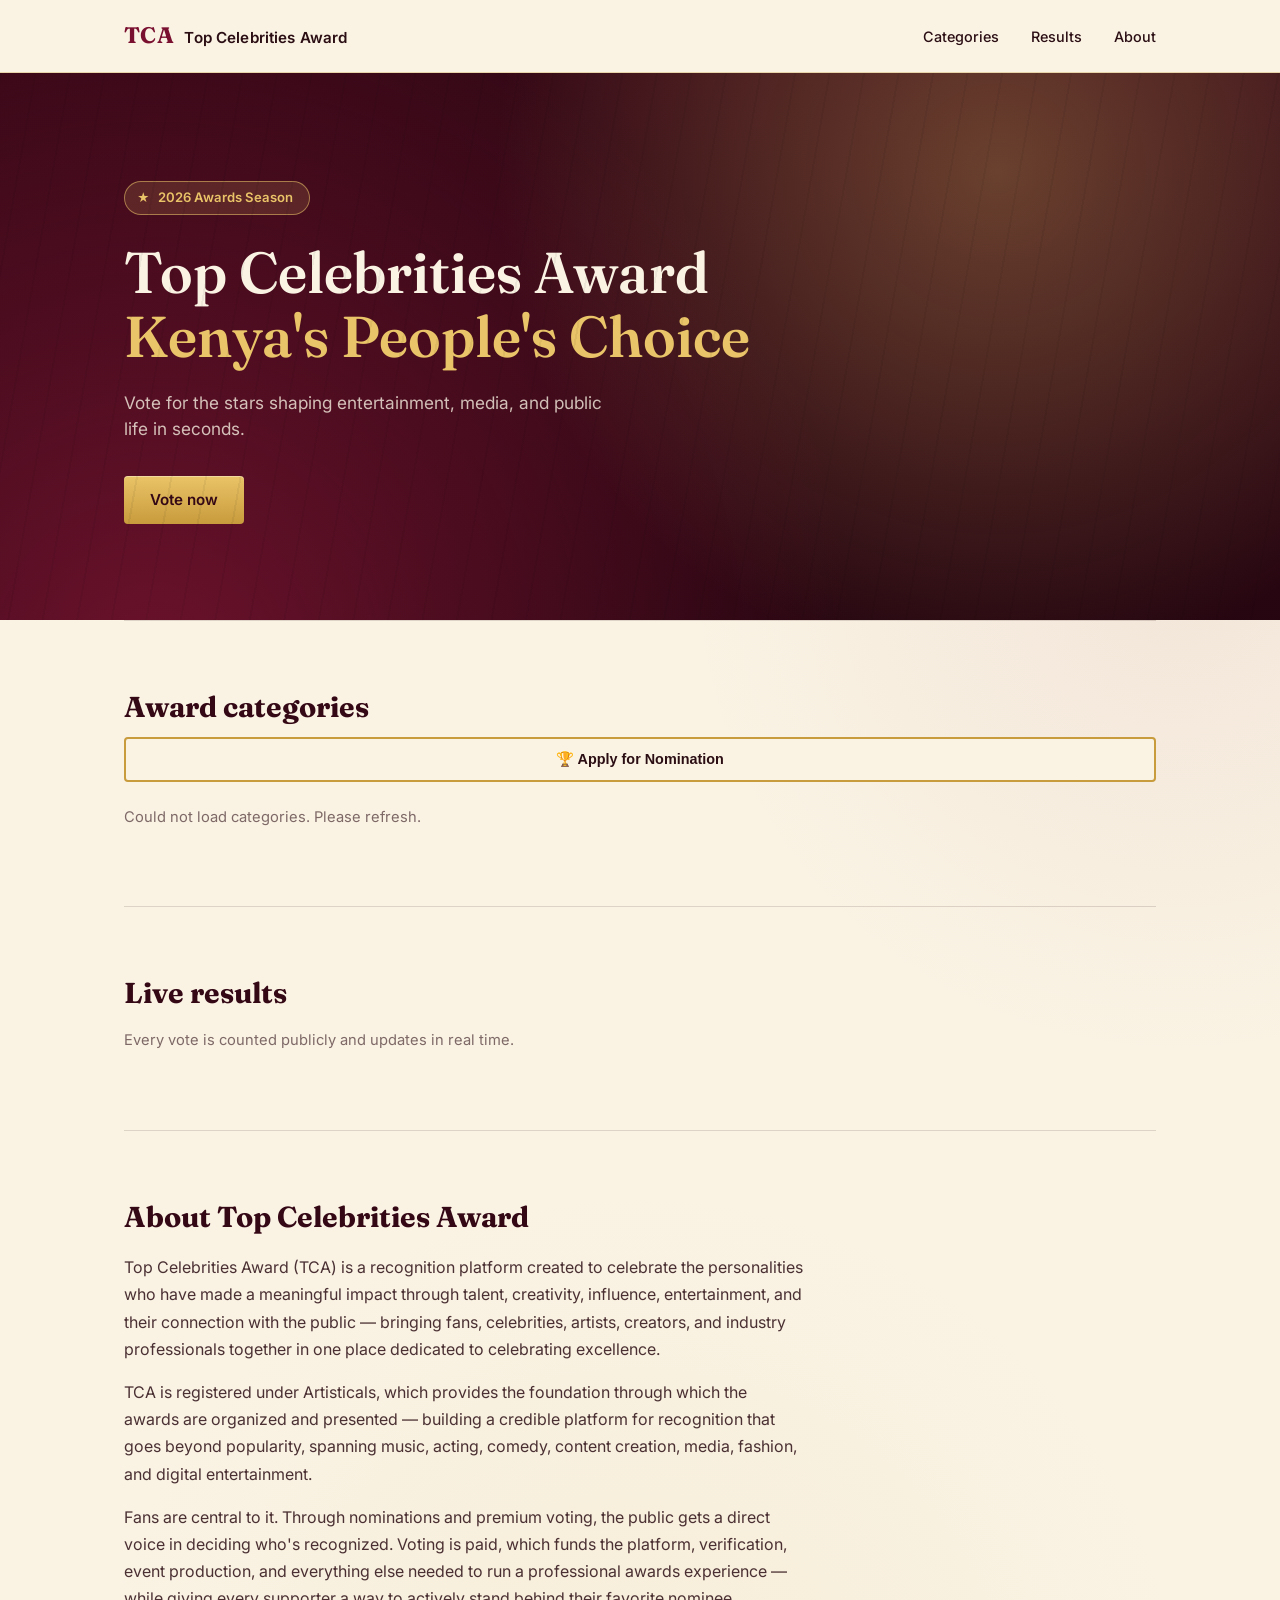
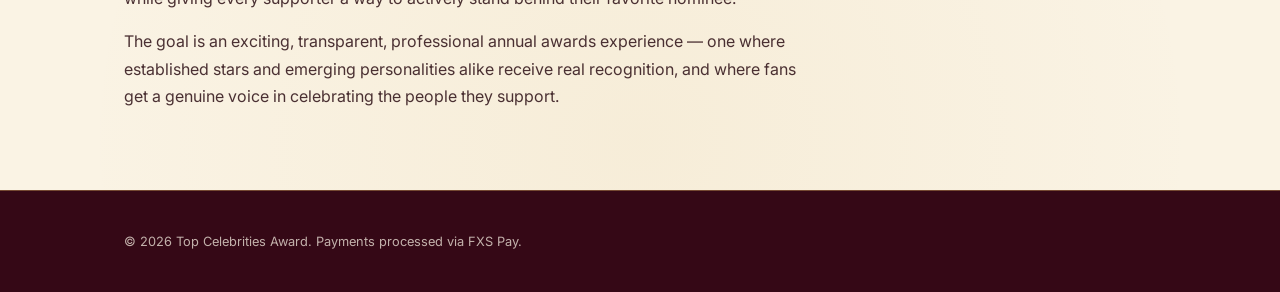
<file: index.html>
<!DOCTYPE html>
<html lang="en">
<head>
<meta charset="UTF-8" />
<meta name="viewport" content="width=device-width, initial-scale=1.0" />
<title>Top Celebrities Award</title>
<link rel="preconnect" href="https://fonts.googleapis.com">
<link href="https://fonts.googleapis.com/css2?family=Fraunces:opsz,wght@9..144,600;9..144,700&family=Inter:wght@400;500;600&display=swap" rel="stylesheet">
<link rel="stylesheet" href="css/style.css" />
</head>
<body>

<header class="site-header">
  <div class="wrap header-inner">
    <div class="brand">
      <span class="brand-mark">TCA</span>
      <span class="brand-name">Top Celebrities Award</span>
    </div>
    <nav class="header-nav">
      <a href="#categories">Categories</a>
      <a href="#results">Results</a>
      <a href="#about">About</a>
      
    </nav>
  </div>
</header>

<section class="hero">
  <div class="wrap hero-inner">
    <p class="ribbon">2026 Awards Season</p>
    <h1>Top Celebrities Award<br /><em>Kenya's People's Choice</em></h1>
    <p class="hero-sub">Vote for the stars shaping entertainment, media, and public life  in seconds.</p>
    <a class="btn btn-primary" href="#categories">Vote now</a>
  </div>
</section>

<main class="wrap">

  <section id="categories" class="section">
    <h2>Award categories</h2>
    <button id="applyNominationBtn" class="btn btn-sponsor">🏆 Apply for Nomination</button>
    <div id="categoryList" class="section-list">
      <p class="muted">Loading categories…</p>
    </div>
  </section>

  <section id="nominees" class="section hidden">
    <button id="backToCategories" class="btn-link">&larr; All categories</button>
    <h2 id="nomineeCategoryTitle"></h2>
    <div id="freeDayBanner" class="free-day-banner hidden"></div>
    <button id="sponsorDayBtn" class="btn btn-sponsor">🎗️ Sponsor a Free Voting Day for this category</button>
    <button id="applyNominationBtnInCategory" class="btn btn-sponsor">🏆 Apply for Nomination in this category</button>
    <div id="nomineeList" class="nominee-grid"></div>
  </section>

  <section id="results" class="section">
    <h2>Live results</h2>
    <p class="muted">Every vote is counted publicly and updates in real time.</p>
    <div id="resultsList"></div>
  </section>

  <section id="about" class="section about-section">
    <h2>About Top Celebrities Award</h2>
    <p>Top Celebrities Award (TCA) is a recognition platform created to celebrate the personalities who have made a meaningful impact through talent, creativity, influence, entertainment, and their connection with the public — bringing fans, celebrities, artists, creators, and industry professionals together in one place dedicated to celebrating excellence.</p>
    <p>TCA is registered under Artisticals, which provides the foundation through which the awards are organized and presented — building a credible platform for recognition that goes beyond popularity, spanning music, acting, comedy, content creation, media, fashion, and digital entertainment.</p>
    <p>Fans are central to it. Through nominations and premium voting, the public gets a direct voice in deciding who's recognized. Voting is paid, which funds the platform, verification, event production, and everything else needed to run a professional awards experience — while giving every supporter a way to actively stand behind their favorite nominee.</p>
    <p>The goal is an exciting, transparent, professional annual awards experience — one where established stars and emerging personalities alike receive real recognition, and where fans get a genuine voice in celebrating the people they support.</p>
  </section>

</main>

<!-- Vote modal -->
<div id="voteModal" class="modal hidden">
  <div class="modal-card">
    <button id="closeModal" class="modal-close">&times;</button>
    <h3 id="voteModalName"></h3>
    <p class="muted">KSh 20 per vote</p>

    <label class="field">
      <span>Number of votes</span>
      <input id="voteCount" type="number" min="1" value="1" />
    </label>

    <p class="total-line">Total: <strong id="voteTotal">KSh 10</strong></p>

    <label class="field">
      <span>M-Pesa phone number</span>
      <input id="votePhone" type="tel" placeholder="07XXXXXXXX" />
    </label>

    <button id="submitVote" class="btn btn-primary btn-block">Pay with M-Pesa</button>
    <p id="voteStatus" class="vote-status"></p>
  </div></div>

<!-- Apply for Nomination modal -->
<div id="nominationModal" class="modal hidden">
  <div class="modal-card">
    <button id="closeNominationModal" class="modal-close">&times;</button>
    <h3>Apply for Nomination</h3>
    <p class="prize-callout">🏆 Win up to <strong>KSh 500,000</strong> for reaching <strong>7,000 votes</strong> — KSh 20 per vote</p>
    <p class="muted">KSh 200 application fee, paid via M-Pesa</p>

    <label class="field"><span>Your full name</span><input id="nomName" placeholder="e.g. Jane Wanjiru" /></label>
    <label class="field"><span>Category</span>
      <select id="nomCategory"></select>
    </label>
    <label class="field"><span>Email (optional)</span><input id="nomEmail" type="email" placeholder="you@example.com" /></label>
    <label class="field"><span>M-Pesa phone number (for the KSh 200 fee)</span><input id="nomPhone" type="tel" placeholder="07XXXXXXXX" /></label>
    <label class="field"><span>WhatsApp number (for us to contact you)</span><input id="nomWhatsapp" type="tel" placeholder="07XXXXXXXX" /></label>

    <button id="submitNomination" class="btn btn-primary btn-block">Pay with M-Pesa</button>
    <button id="giveUpNomination" class="btn-link give-up-link">Give up</button>
    <p id="nominationStatus" class="vote-status"></p>
  </div>
</div>

<!-- Sponsor Free Voting Day modal -->
<div id="sponsorModal" class="modal hidden">
  <div class="modal-card">
    <button id="closeSponsorModal" class="modal-close">&times;</button>
    <h3>Sponsor a Free Voting Day</h3>
    <p class="muted" id="sponsorCategoryLabel"></p>
    <p class="muted">KSh 50,000 per day — free voting for this category only</p>

    <label class="field">
      <span>Number of days</span>
      <input id="sponsorDays" type="number" min="1" value="1" />
    </label>

    <p class="total-line">Total: <strong id="sponsorTotal">KSh 50,000</strong></p>

    <label class="field">
      <span>M-Pesa phone number</span>
      <input id="sponsorPhone" type="tel" placeholder="07XXXXXXXX" />
    </label>

    <button id="submitSponsor" class="btn btn-primary btn-block">Pay with M-Pesa</button>
    <p id="sponsorStatus" class="vote-status"></p>
  </div>
</div>

<footer class="site-footer">
  <div class="wrap">
    <p>&copy; 2026 Top Celebrities Award. Payments processed via FXS Pay.</p>
  </div>
</footer>

<script>window.TCA_API_BASE = 'https://bc-pzh8.onrender.com/api';</script>
<script src="js/app.js"></script>
</body>
</html>
</file>
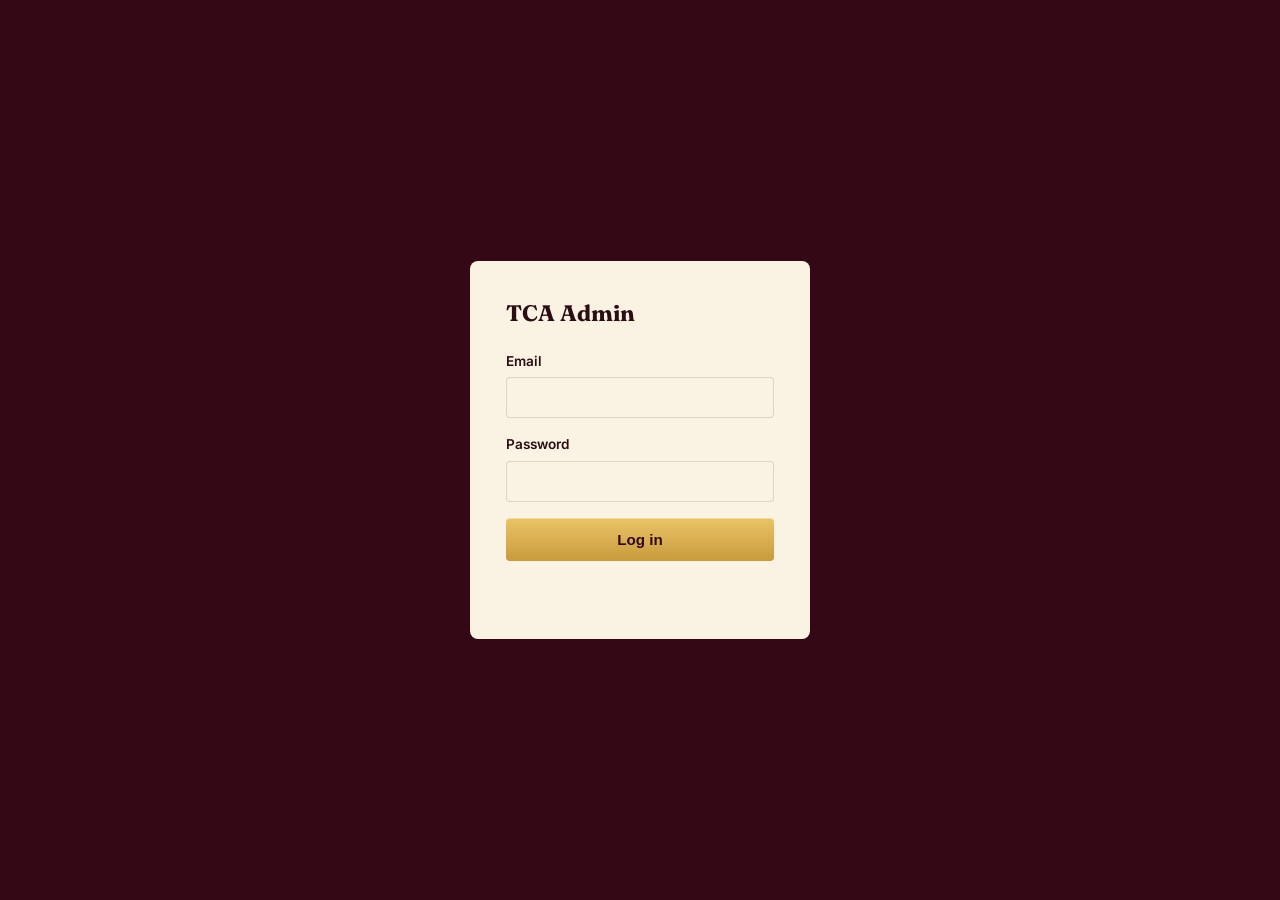
<file: admin.html>
<!DOCTYPE html>
<html lang="en">
<head>
<meta charset="UTF-8" />
<meta name="viewport" content="width=device-width, initial-scale=1.0" />
<title>TCA Admin</title>
<link href="https://fonts.googleapis.com/css2?family=Fraunces:wght@600&family=Inter:wght@400;500;600&display=swap" rel="stylesheet">
<link rel="stylesheet" href="css/style.css" />
<link rel="stylesheet" href="css/admin.css" />
</head>
<body>

<div id="loginScreen" class="admin-login">
  <div class="admin-login-card">
    <h1>TCA Admin</h1>
    <label class="field"><span>Email</span><input id="loginEmail" type="email" /></label>
    <label class="field"><span>Password</span><input id="loginPassword" type="password" /></label>
    <button id="loginBtn" class="btn btn-primary btn-block">Log in</button>
    <p id="loginError" class="vote-status error"></p>
  </div>
</div>

<div id="dashboard" class="admin-dashboard hidden">
  <header class="admin-header">
    <span class="brand-mark">TCA Admin</span>
    <button id="logoutBtn" class="btn-link">Log out</button>
  </header>

  <main class="wrap admin-main">

    <section class="admin-stats" id="statsRow"></section>

    <section class="admin-section">
      <div class="admin-section-head">
        <h2>Nomination Applications</h2>
      </div>
      <table class="admin-table" id="nominationTable"></table>
    </section>

    <section class="admin-section">
      <div class="admin-section-head">
        <h2>Categories</h2>
        <button id="newCategoryBtn" class="btn btn-primary">New category</button>
      </div>
      <table class="admin-table" id="categoryTable"></table>
    </section>

    <section class="admin-section">
      <div class="admin-section-head">
        <h2>Nominees</h2>
        <button id="newNomineeBtn" class="btn btn-primary">New nominee</button>
      </div>
      <table class="admin-table" id="nomineeTable"></table>
    </section>

    <section class="admin-section">
      <div class="admin-section-head">
        <h2>Transactions</h2>
        <a id="exportCsv" class="btn-link" href="#">Export CSV</a>
      </div>
      <table class="admin-table" id="transactionTable"></table>
    </section>

  </main>
</div>

<!-- Simple modal reused for category/nominee forms -->
<div id="formModal" class="modal hidden">
  <div class="modal-card">
    <button id="closeFormModal" class="modal-close">&times;</button>
    <h3 id="formModalTitle"></h3>
    <div id="formModalBody"></div>
    <button id="formModalSubmit" class="btn btn-primary btn-block">Save</button>
    <p id="formModalStatus" class="vote-status"></p>
  </div>
</div>

<script>window.TCA_API_BASE = 'https://bc-pzh8.onrender.com/api';</script>
<script src="js/admin.js"></script>
</body>
</html>
</file>
<file: css/style.css>
:root {
  --ink: #2B0E14;
  --cream: #FAF3E4;
  --cream-dim: #F1E6CF;
  --maroon-deep: #350816;
  --maroon: #7A1030;
  --maroon-bright: #A31C42;
  --gold: #C89B3C;
  --gold-bright: #EAC468;
  --line: rgba(43,14,20,0.14);
  --font-display: 'Fraunces', serif;
  --font-body: 'Inter', sans-serif;

  /* kept for admin.css compatibility */
  --black: var(--maroon-deep);
  --white: var(--cream);
}

* { box-sizing: border-box; }

body {
  margin: 0;
  background:
    radial-gradient(circle at 8% 4%, rgba(200,155,60,0.10), transparent 22%),
    radial-gradient(circle at 92% 30%, rgba(122,16,48,0.06), transparent 28%),
    radial-gradient(circle at 50% 92%, rgba(200,155,60,0.07), transparent 30%),
    var(--cream);
  color: var(--ink);
  font-family: var(--font-body);
  line-height: 1.5;
}

.wrap {
  max-width: 1080px;
  margin: 0 auto;
  padding: 0 24px;
}

a { color: inherit; }

@media (prefers-reduced-motion: reduce) {
  *, *::before, *::after { animation-duration: 0.001ms !important; transition-duration: 0.001ms !important; }
}

/* Header */
.site-header {
  border-bottom: 1px solid rgba(200,155,60,0.35);
  background: var(--cream);
  position: sticky;
  top: 0;
  z-index: 10;
}
.header-inner {
  display: flex;
  justify-content: space-between;
  align-items: center;
  height: 72px;
}
.brand { display: flex; align-items: baseline; gap: 10px; }
.brand-mark {
  font-family: var(--font-display);
  font-weight: 700;
  font-size: 1.4rem;
  color: var(--maroon);
  letter-spacing: 0.02em;
}
.admin-brand { display: flex; align-items: center; gap: 8px; }
.brand-name { font-weight: 600; font-size: 0.95rem; letter-spacing: 0.01em; }
.header-nav a {
  text-decoration: none;
  margin-left: 28px;
  font-size: 0.9rem;
  font-weight: 500;
  border-bottom: 2px solid transparent;
  padding-bottom: 2px;
  transition: border-color 0.15s;
}
.header-nav a:hover { border-color: var(--gold); }

/* Hero — the marquee: a curtain-deep maroon field with a warm gold
   spotlight, like the moment before a name is announced. */
.hero {
  background:
    radial-gradient(circle at 78% 18%, rgba(234,196,104,0.30), transparent 46%),
    radial-gradient(circle at 12% 108%, rgba(163,28,66,0.55), transparent 55%),
    linear-gradient(180deg, var(--maroon-deep), #22050F 130%);
  color: var(--cream);
  padding: 108px 0 96px;
  position: relative;
  overflow: hidden;
}
.hero::after {
  /* a thin curtain-fold texture along the base of the spotlight */
  content: "";
  position: absolute;
  inset: 0;
  background-image: repeating-linear-gradient(
    100deg,
    rgba(0,0,0,0.10) 0px,
    rgba(0,0,0,0.10) 2px,
    transparent 2px,
    transparent 34px
  );
  opacity: 0.5;
  pointer-events: none;
}
.hero-inner { position: relative; }
.ribbon {
  display: inline-flex;
  align-items: center;
  gap: 8px;
  background: rgba(234,196,104,0.14);
  border: 1px solid rgba(234,196,104,0.55);
  color: var(--gold-bright);
  border-radius: 999px;
  padding: 6px 16px 6px 12px;
  font-size: 0.82rem;
  font-weight: 600;
  margin: 0 0 26px;
}
.ribbon::before {
  content: "★";
  font-size: 0.75rem;
}
.hero h1 {
  font-family: var(--font-display);
  font-size: clamp(2.4rem, 5.4vw, 3.6rem);
  font-weight: 600;
  line-height: 1.12;
  margin: 0 0 20px;
  max-width: 22ch;
}
.hero h1 em {
  font-style: normal;
  color: var(--gold-bright);
}
.hero-sub {
  max-width: 46ch;
  color: rgba(250,243,228,0.78);
  font-size: 1.08rem;
  margin-bottom: 34px;
}

/* Buttons */
.btn {
  display: inline-block;
  padding: 13px 26px;
  border-radius: 4px;
  font-weight: 600;
  font-size: 0.95rem;
  text-decoration: none;
  cursor: pointer;
  border: none;
  transition: background 0.15s, transform 0.15s, box-shadow 0.15s;
}
.btn-primary {
  background: linear-gradient(180deg, var(--gold-bright), var(--gold));
  color: var(--maroon-deep);
  box-shadow: 0 1px 0 rgba(255,255,255,0.35) inset;
}
.btn-primary:hover {
  transform: translateY(-1px);
  box-shadow: 0 6px 18px rgba(200,155,60,0.35), 0 1px 0 rgba(255,255,255,0.35) inset;
}
.btn-block { width: 100%; text-align: center; }
.btn-loading {
  position: relative;
  color: transparent !important;
  pointer-events: none;
  opacity: 0.9;
}
.btn-loading::after {
  content: "";
  position: absolute;
  left: 50%;
  top: 50%;
  width: 18px;
  height: 18px;
  margin: -9px 0 0 -9px;
  border: 2px solid rgba(43,14,20,0.25);
  border-top-color: var(--maroon-deep);
  border-radius: 50%;
  animation: btn-spin 0.45s linear infinite;
}
@keyframes btn-spin {
  to { transform: rotate(360deg); }
}
.btn-link {
  background: none;
  border: none;
  color: var(--maroon);
  font-weight: 600;
  cursor: pointer;
  padding: 0;
  margin-bottom: 20px;
  font-size: 0.9rem;
}

/* Sections */
.section { padding: 64px 0; border-top: 1px solid var(--line); }
.section h2 {
  font-family: var(--font-display);
  font-size: 1.8rem;
  margin: 0 0 8px;
  color: var(--maroon-deep);
}
.muted { color: rgba(43,14,20,0.6); font-size: 0.92rem; }
.hidden { display: none !important; }

.section-group { margin-bottom: 36px; }
.section-heading {
  font-family: var(--font-display);
  font-size: 1.1rem;
  color: var(--maroon);
  margin: 0 0 14px;
  padding-bottom: 8px;
  border-bottom: 1px solid var(--line);
}

/* Category grid */
.category-grid {
  display: grid;
  grid-template-columns: repeat(auto-fill, minmax(240px, 1fr));
  gap: 16px;
  margin-top: 28px;
}
.category-card {
  border: 1px solid var(--line);
  border-radius: 6px;
  padding: 20px;
  cursor: pointer;
  transition: border-color 0.15s, transform 0.15s, box-shadow 0.15s;
  background: var(--cream);
}
.category-card:hover {
  border-color: var(--gold);
  transform: translateY(-2px);
  box-shadow: 0 10px 24px rgba(53,8,22,0.10);
}
.category-card .section-tag {
  text-transform: uppercase;
  font-size: 0.7rem;
  letter-spacing: 0.08em;
  color: var(--maroon);
  font-weight: 600;
}
.category-card h3 { margin: 8px 0 0; font-size: 1.05rem; }

.prize-info {
  background: linear-gradient(90deg, rgba(122,16,48,0.08), rgba(200,155,60,0.16));
  border: 1px solid var(--gold);
  border-radius: 6px;
  padding: 14px 18px;
  margin: 0 0 24px;
  font-size: 0.88rem;
}
.prize-info p { margin: 4px 0; }
.prize-info strong { color: var(--maroon); }

/* Nominee grid */
.nominee-grid {
  display: grid;
  grid-template-columns: repeat(auto-fill, minmax(260px, 1fr));
  gap: 20px;
  margin-top: 24px;
}
.nominee-card {
  border: 1px solid var(--line);
  border-radius: 6px;
  overflow: hidden;
  background: var(--cream);
}
.nominee-photo {
  width: 100%;
  height: 160px;
  object-fit: cover;
  background: var(--cream-dim);
}
.nominee-body { padding: 16px; }
.nominee-body h4 { margin: 0 0 4px; font-size: 1.05rem; }
.nominee-org { font-size: 0.85rem; color: rgba(43,14,20,0.6); margin: 0 0 12px; }
.vote-count-line {
  font-size: 0.85rem;
  font-weight: 600;
  color: var(--maroon);
  margin-bottom: 12px;
}

/* Sponsor Free Voting Day */
.btn-sponsor {
  display: block;
  width: 100%;
  margin: 4px 0 24px;
  padding: 12px 20px;
  background: var(--cream);
  border: 2px solid var(--gold);
  color: var(--ink);
  font-weight: 600;
  font-size: 0.9rem;
  border-radius: 4px;
  cursor: pointer;
  text-align: center;
  transition: background 0.15s;
}
.btn-sponsor:hover { background: rgba(200,155,60,0.14); }
.free-day-banner {
  background: linear-gradient(90deg, rgba(234,196,104,0.22), rgba(122,16,48,0.10));
  border: 1px solid var(--gold);
  border-radius: 6px;
  padding: 14px 18px;
  margin: 0 0 16px;
  font-size: 0.9rem;
}
.free-tag {
  display: inline-block;
  margin-top: 8px;
  padding: 3px 8px;
  background: var(--gold);
  color: var(--maroon-deep);
  font-size: 0.7rem;
  font-weight: 700;
  border-radius: 3px;
  text-transform: uppercase;
  letter-spacing: 0.04em;
}
.countdown {
  margin-top: 10px;
  font-family: 'SF Mono', Menlo, monospace;
  font-size: 0.8rem;
  font-weight: 700;
  color: var(--maroon);
}
.countdown-closed { color: rgba(43,14,20,0.5); font-family: var(--font-body); }

/* About */
.about-section p {
  max-width: 68ch;
  line-height: 1.7;
  margin-bottom: 16px;
  color: rgba(43,14,20,0.85);
}

/* Results */
.result-category { margin-bottom: 36px; }
.result-category h3 { font-size: 1.15rem; margin-bottom: 4px; color: var(--maroon-deep); }
.result-total { font-size: 0.85rem; color: rgba(43,14,20,0.55); margin-bottom: 14px; }
.result-row {
  display: flex;
  align-items: center;
  gap: 12px;
  margin-bottom: 10px;
}
.result-name { flex: 0 0 180px; font-size: 0.9rem; font-weight: 500; }
.result-bar-track {
  flex: 1;
  height: 10px;
  background: var(--line);
  border-radius: 5px;
  overflow: hidden;
}
.result-bar-fill {
  height: 100%;
  background: linear-gradient(90deg, var(--maroon), var(--gold));
}
.result-pct { flex: 0 0 60px; font-size: 0.85rem; text-align: right; color: rgba(43,14,20,0.7); }

/* Modal */
.modal {
  position: fixed;
  inset: 0;
  background: rgba(43,14,20,0.55);
  display: flex;
  align-items: center;
  justify-content: center;
  z-index: 50;
  padding: 20px;
}
.modal-card {
  background: var(--cream);
  border-radius: 8px;
  padding: 28px;
  width: 100%;
  max-width: 380px;
  position: relative;
  box-shadow: 0 20px 60px rgba(53,8,22,0.25);
}
.modal-close {
  position: absolute;
  top: 14px;
  right: 16px;
  background: none;
  border: none;
  font-size: 1.4rem;
  cursor: pointer;
  color: rgba(43,14,20,0.5);
}
.field { display: block; margin-bottom: 16px; }
.field span { display: block; font-size: 0.85rem; font-weight: 600; margin-bottom: 6px; }
.field input {
  width: 100%;
  padding: 10px 12px;
  border: 1px solid var(--line);
  border-radius: 4px;
  font-size: 0.95rem;
  font-family: var(--font-body);
  background: var(--cream);
  color: var(--ink);
}
.field input:focus {
  outline: 2px solid var(--gold);
  outline-offset: 1px;
  border-color: var(--gold);
}
.prize-callout {
  background: rgba(200,155,60,0.16);
  border: 1px solid var(--gold);
  border-radius: 6px;
  padding: 10px 14px;
  font-size: 0.85rem;
  margin-bottom: 18px;
}
.prize-callout strong { color: var(--maroon); }
.give-up-link {
  display: block;
  text-align: center;
  margin-top: 10px;
  color: rgba(43,14,20,0.5);
}

.total-line { font-size: 0.95rem; margin-bottom: 18px; }
.vote-status { font-size: 0.85rem; margin-top: 12px; min-height: 1.2em; }
.vote-status.error { color: #B3261E; }
.vote-status.success { color: var(--maroon); }

.site-footer {
  border-top: 1px solid rgba(234,196,104,0.35);
  background: var(--maroon-deep);
  color: rgba(250,243,228,0.72);
  padding: 28px 0;
  font-size: 0.8rem;
}
.site-footer a { color: var(--gold-bright); }
</file>
<file: css/admin.css>
.admin-login {
  min-height: 100vh;
  display: flex;
  align-items: center;
  justify-content: center;
  background: var(--black);
}
.admin-login-card {
  background: var(--cream);
  padding: 36px;
  border-radius: 8px;
  width: 100%;
  max-width: 340px;
}
.admin-login-card h1 {
  font-family: var(--font-display);
  margin: 0 0 20px;
  font-size: 1.4rem;
}

.admin-header {
  display: flex;
  justify-content: space-between;
  align-items: center;
  padding: 18px 24px;
  border-bottom: 1px solid var(--line);
  background: var(--black);
  color: var(--cream);
}
.admin-header .brand-mark { color: var(--gold-bright); }
.admin-header .btn-link { color: var(--gold-bright); }

.admin-main { padding: 36px 24px; }

.admin-stats {
  display: grid;
  grid-template-columns: repeat(auto-fit, minmax(180px, 1fr));
  gap: 14px;
  margin-bottom: 40px;
}
.stat-card {
  border: 1px solid var(--line);
  border-radius: 6px;
  padding: 18px;
}
.stat-card .stat-label {
  font-size: 0.75rem;
  text-transform: uppercase;
  letter-spacing: 0.06em;
  color: rgba(43,14,20,0.55);
}
.stat-card .stat-value {
  font-family: var(--font-display);
  font-size: 1.6rem;
  margin-top: 6px;
}

.admin-section { margin-bottom: 48px; }
.admin-section-head {
  display: flex;
  justify-content: space-between;
  align-items: center;
  margin-bottom: 14px;
}
.admin-section-head h2 { margin: 0; font-family: var(--font-display); font-size: 1.3rem; }

.admin-table {
  width: 100%;
  border-collapse: collapse;
  font-size: 0.88rem;
}
.admin-table th, .admin-table td {
  text-align: left;
  padding: 10px 12px;
  border-bottom: 1px solid var(--line);
}
.admin-table th {
  font-size: 0.72rem;
  text-transform: uppercase;
  letter-spacing: 0.05em;
  color: rgba(43,14,20,0.55);
}
.admin-table .row-actions button {
  background: none;
  border: none;
  cursor: pointer;
  font-size: 0.8rem;
  font-weight: 600;
  color: var(--maroon);
  margin-right: 10px;
}
.admin-table .row-actions button.danger { color: #B3261E; }
</file>
